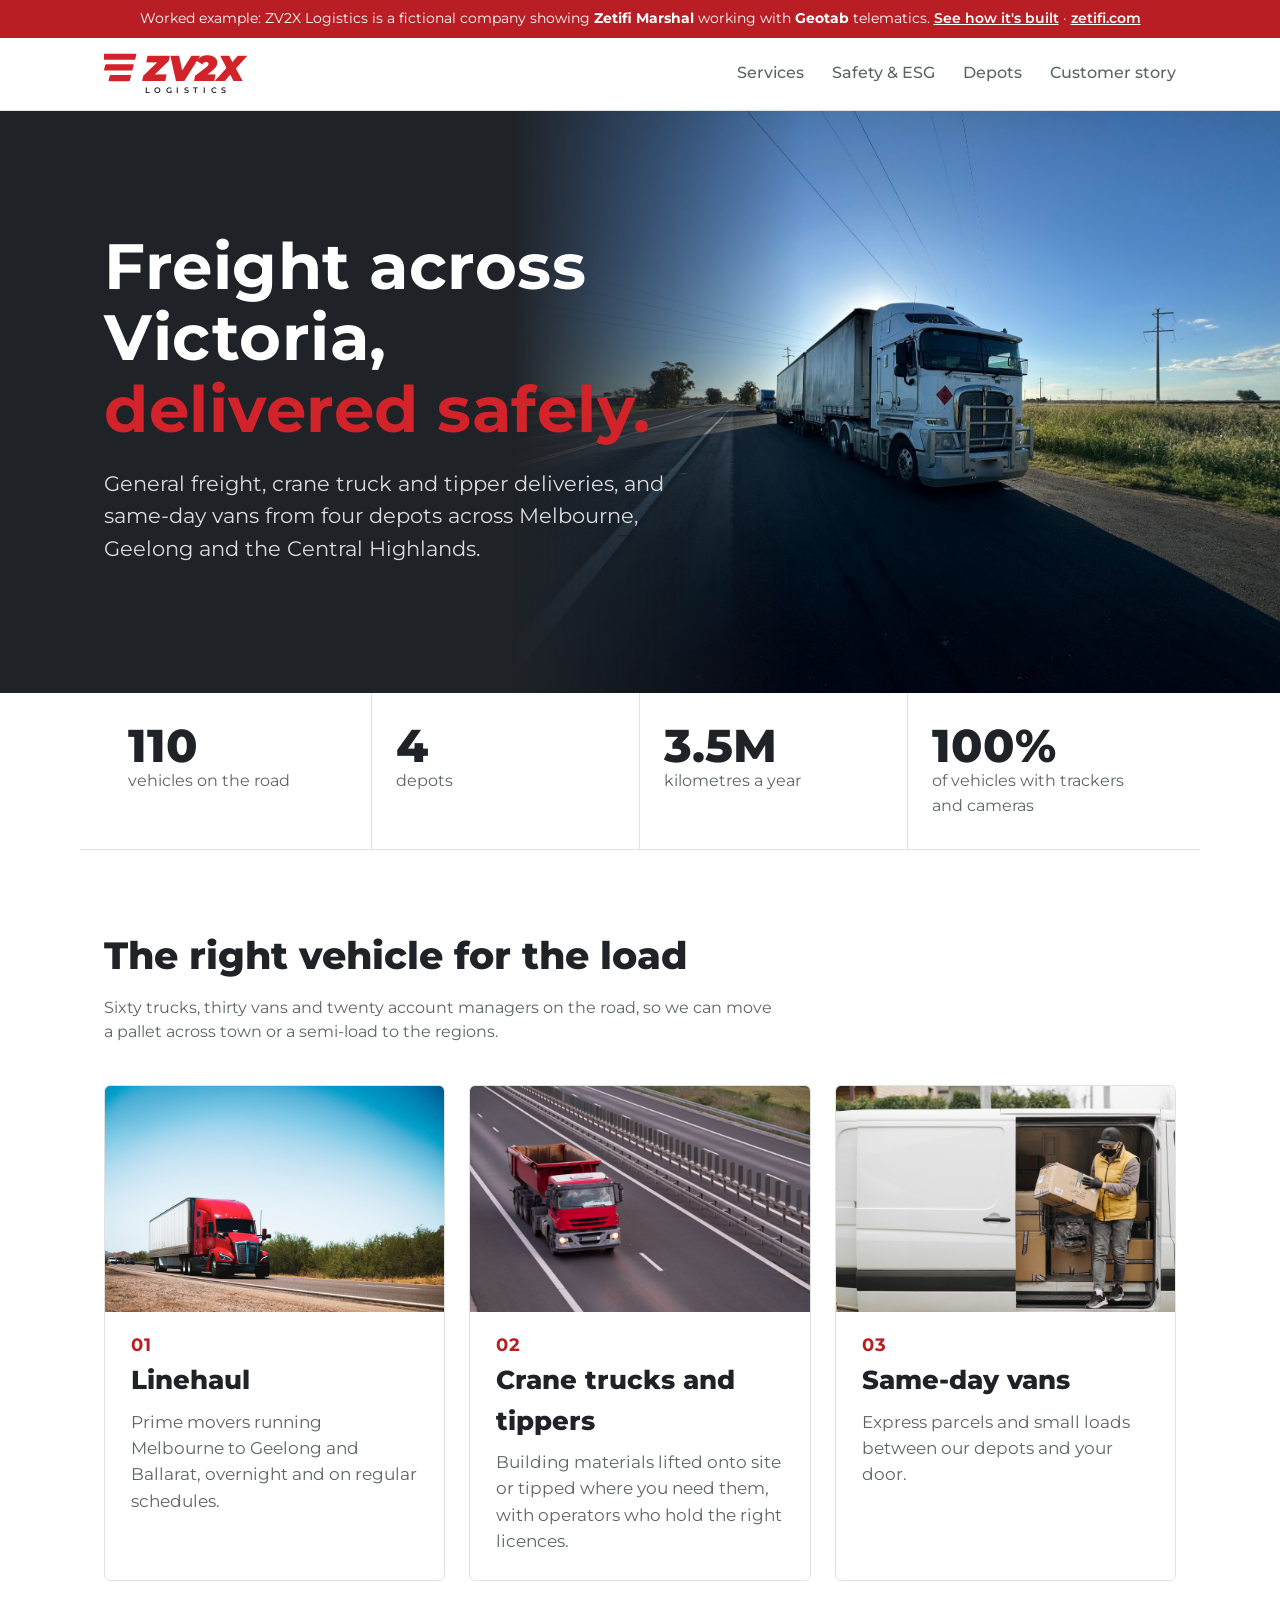
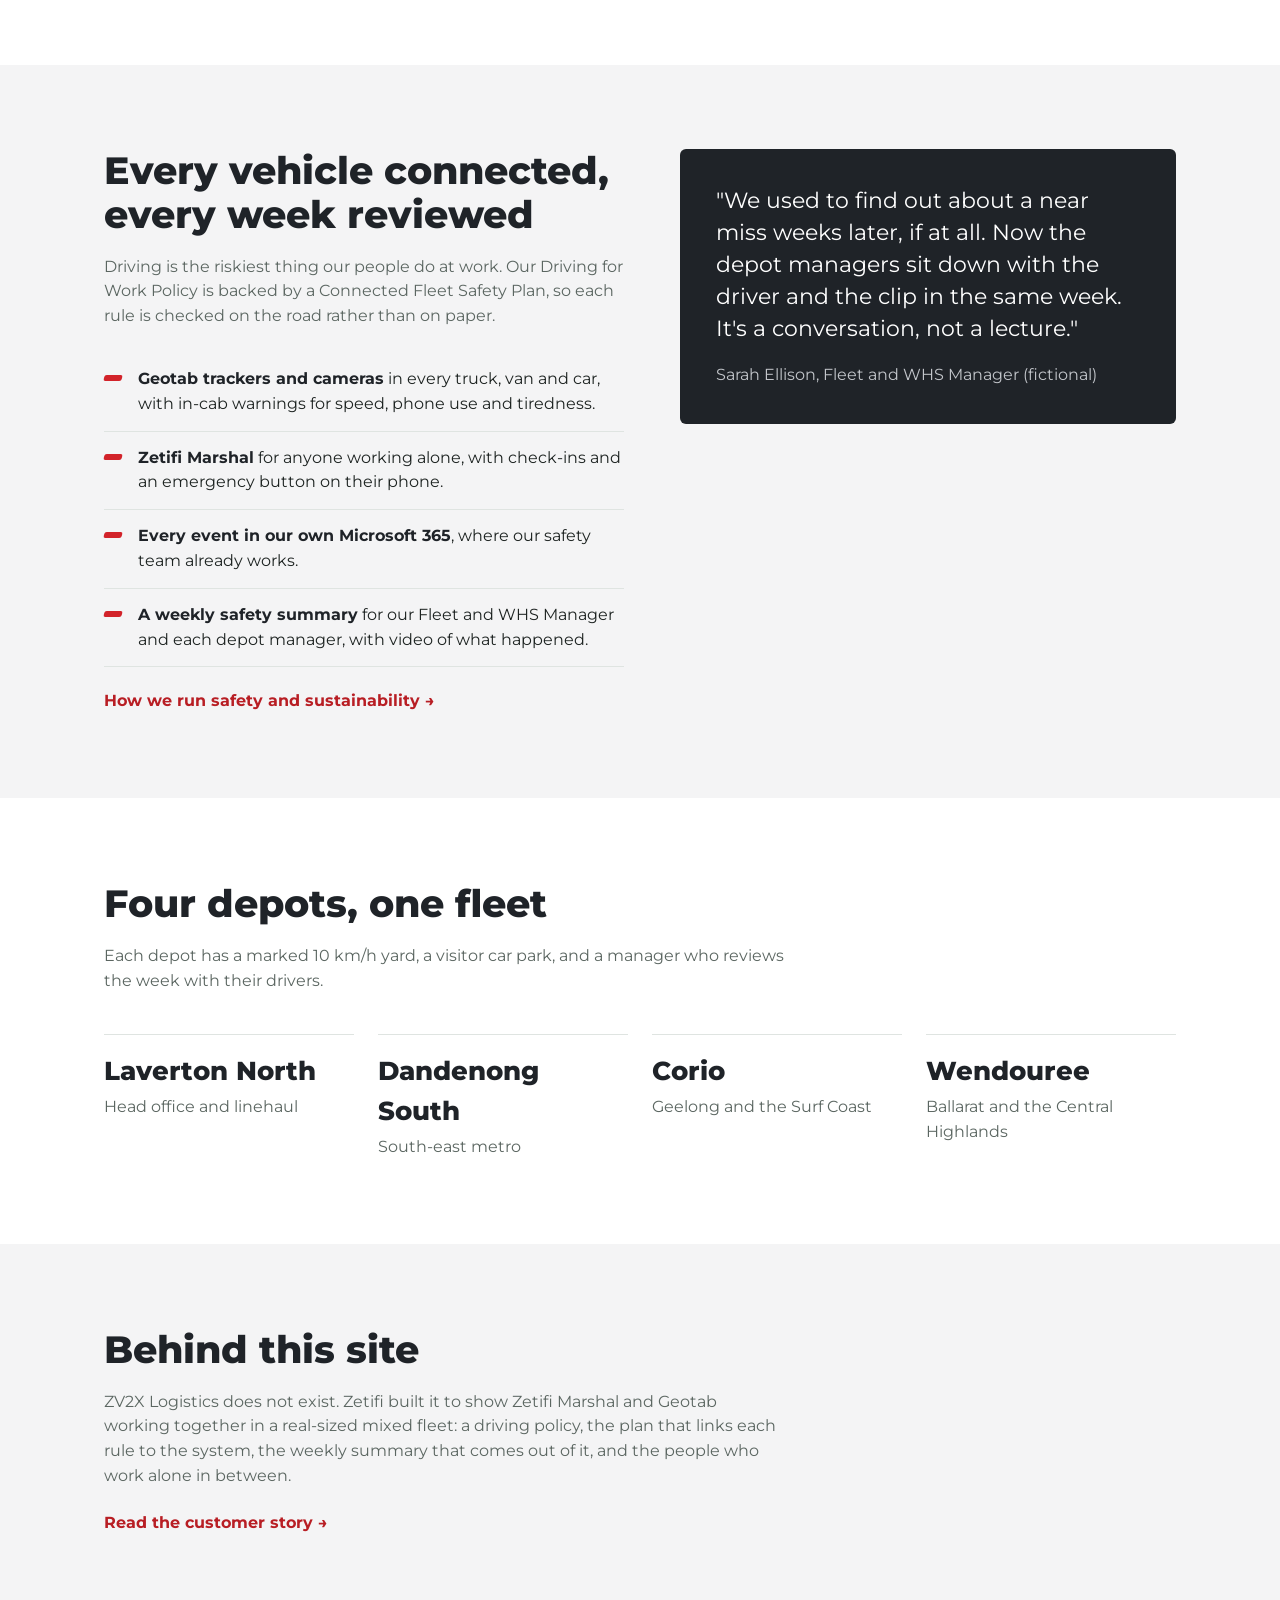
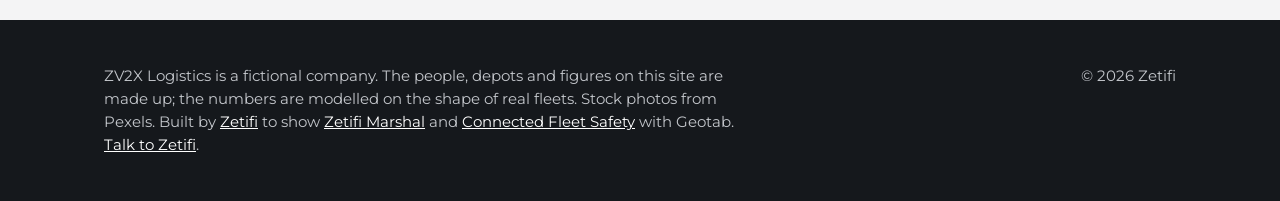
<file: index.html>
<!doctype html>
<html lang="en-AU">
<head>
<meta charset="utf-8">
<meta name="viewport" content="width=device-width, initial-scale=1">
<title>ZV2X Logistics</title>
<meta name="description" content="ZV2X Logistics is a fictional Victorian freight company, a worked example of Zetifi Marshal working with Geotab telematics.">
<meta name="robots" content="noindex">
<link rel="icon" href="favicon.svg" type="image/svg+xml">
<link rel="preconnect" href="https://fonts.googleapis.com">
<link rel="preconnect" href="https://fonts.gstatic.com" crossorigin>
<link href="https://fonts.googleapis.com/css2?family=Montserrat:ital,wght@0,400;0,500;0,600;0,700;0,800;1,800;1,900&display=swap" rel="stylesheet">
<link rel="stylesheet" href="style.css">
</head>
<body>
<div class="notice">Worked example: ZV2X Logistics is a fictional company showing <b>Zetifi Marshal</b> working with <b>Geotab</b> telematics. <a href="case-study.html">See how it's built</a> &middot; <a href="https://www.zetifi.com/">zetifi.com</a></div>
<header><div class="wrap">
  <a class="brand" href="index.html" aria-label="ZV2X Logistics home">
    <svg viewBox="60 85 840 185" role="img" aria-hidden="true"><g transform="skewX(-14)"><rect x="70" y="92" width="150" height="26" rx="4" fill="#D2232A"/><rect x="100" y="137" width="120" height="26" rx="4" fill="#D2232A"/><rect x="130" y="182" width="90" height="26" rx="4" fill="#D2232A"/></g><text x="225" y="208" style="font-family:Montserrat;font-weight:900;font-style:italic;font-size:150px;letter-spacing:-2px" fill="#D2232A">ZV2X</text><text x="232" y="258" style="font-family:Montserrat;font-weight:600;font-size:34px;letter-spacing:19px" fill="#1F2328">LOGISTICS</text></svg>
  </a>
  <nav><a href="index.html#services">Services</a><a href="safety.html">Safety &amp; ESG</a><a href="index.html#depots">Depots</a><a href="case-study.html">Customer story</a></nav>
</div></header>

<main id="top">
<div class="hero">
  <div class="wrap">
    <h1>Freight across Victoria, <span>delivered safely.</span></h1>
    <p>General freight, crane truck and tipper deliveries, and same-day vans from four depots across Melbourne, Geelong and the Central Highlands.</p>
  </div>
</div>

<div class="wrap stats">
  <div class="stat"><b>110</b><span>vehicles on the road</span></div>
  <div class="stat"><b>4</b><span>depots</span></div>
  <div class="stat"><b>3.5M</b><span>kilometres a year</span></div>
  <div class="stat"><b>100%</b><span>of vehicles with trackers and cameras</span></div>
</div>

<section id="services"><div class="wrap">
  <h2>The right vehicle for the load</h2>
  <p class="lede">Sixty trucks, thirty vans and twenty account managers on the road, so we can move a pallet across town or a semi-load to the regions.</p>
  <div class="grid">
    <div class="card"><img src="img/linehaul.jpg" style="object-position:35% 72%" alt="Red prime mover with a box trailer on a highway" loading="lazy" width="1800" height="1200"><div class="n">01</div><h3>Linehaul</h3><p>Prime movers running Melbourne to Geelong and Ballarat, overnight and on regular schedules.</p></div>
    <div class="card"><img src="img/tipper.jpg" alt="Red tipper truck on a divided highway" loading="lazy" width="1800" height="1200"><div class="n">02</div><h3>Crane trucks and tippers</h3><p>Building materials lifted onto site or tipped where you need them, with operators who hold the right licences.</p></div>
    <div class="card"><img src="img/vans.jpg" alt="Driver unloading parcels from a white van" loading="lazy" width="1800" height="1200"><div class="n">03</div><h3>Same-day vans</h3><p>Express parcels and small loads between our depots and your door.</p></div>
  </div>
</div></section>

<section id="safety" class="soft"><div class="wrap split">
  <div>
    <h2>Every vehicle connected, every week reviewed</h2>
    <p class="lede" style="margin-bottom:24px">Driving is the riskiest thing our people do at work. Our Driving for Work Policy is backed by a Connected Fleet Safety Plan, so each rule is checked on the road rather than on paper.</p>
    <ul class="checks">
      <li><b>Geotab trackers and cameras</b> in every truck, van and car, with in-cab warnings for speed, phone use and tiredness.</li>
      <li><b>Zetifi Marshal</b> for anyone working alone, with check-ins and an emergency button on their phone.</li>
      <li><b>Every event in our own Microsoft 365</b>, where our safety team already works.</li>
      <li><b>A weekly safety summary</b> for our Fleet and WHS Manager and each depot manager, with video of what happened.</li>
    </ul>
    <a class="more" href="safety.html">How we run safety and sustainability &rarr;</a>
  </div>
  <div class="quote">
    <p>"We used to find out about a near miss weeks later, if at all. Now the depot managers sit down with the driver and the clip in the same week. It's a conversation, not a lecture."</p>
    <cite>Sarah Ellison, Fleet and WHS Manager (fictional)</cite>
  </div>
</div></section>

<section id="depots"><div class="wrap">
  <h2>Four depots, one fleet</h2>
  <p class="lede">Each depot has a marked 10 km/h yard, a visitor car park, and a manager who reviews the week with their drivers.</p>
  <div class="depots">
    <div class="depot"><h3>Laverton North</h3><p>Head office and linehaul</p></div>
    <div class="depot"><h3>Dandenong South</h3><p>South-east metro</p></div>
    <div class="depot"><h3>Corio</h3><p>Geelong and the Surf Coast</p></div>
    <div class="depot"><h3>Wendouree</h3><p>Ballarat and the Central Highlands</p></div>
  </div>
</div></section>

<section class="soft"><div class="wrap">
  <h2>Behind this site</h2>
  <p class="lede" style="margin-bottom:0">ZV2X Logistics does not exist. Zetifi built it to show Zetifi Marshal and Geotab working together in a real-sized mixed fleet: a driving policy, the plan that links each rule to the system, the weekly summary that comes out of it, and the people who work alone in between.</p>
  <a class="more" href="case-study.html">Read the customer story &rarr;</a>
</div></section>
</main>

<footer><div class="wrap">
  <p>ZV2X Logistics is a fictional company. The people, depots and figures on this site are made up; the numbers are modelled on the shape of real fleets. Stock photos from Pexels. Built by <a href="https://www.zetifi.com/">Zetifi</a> to show <a href="https://www.zetifi.com/solutions/connected-worker-safety">Zetifi Marshal</a> and <a href="https://www.zetifi.com/solutions/connected-fleet-safety">Connected Fleet Safety</a> with Geotab. <a href="https://www.zetifi.com/contact-us">Talk to Zetifi</a>.</p>
  <p>&copy; 2026 Zetifi</p>
</div></footer>
</body>
</html>
</file>
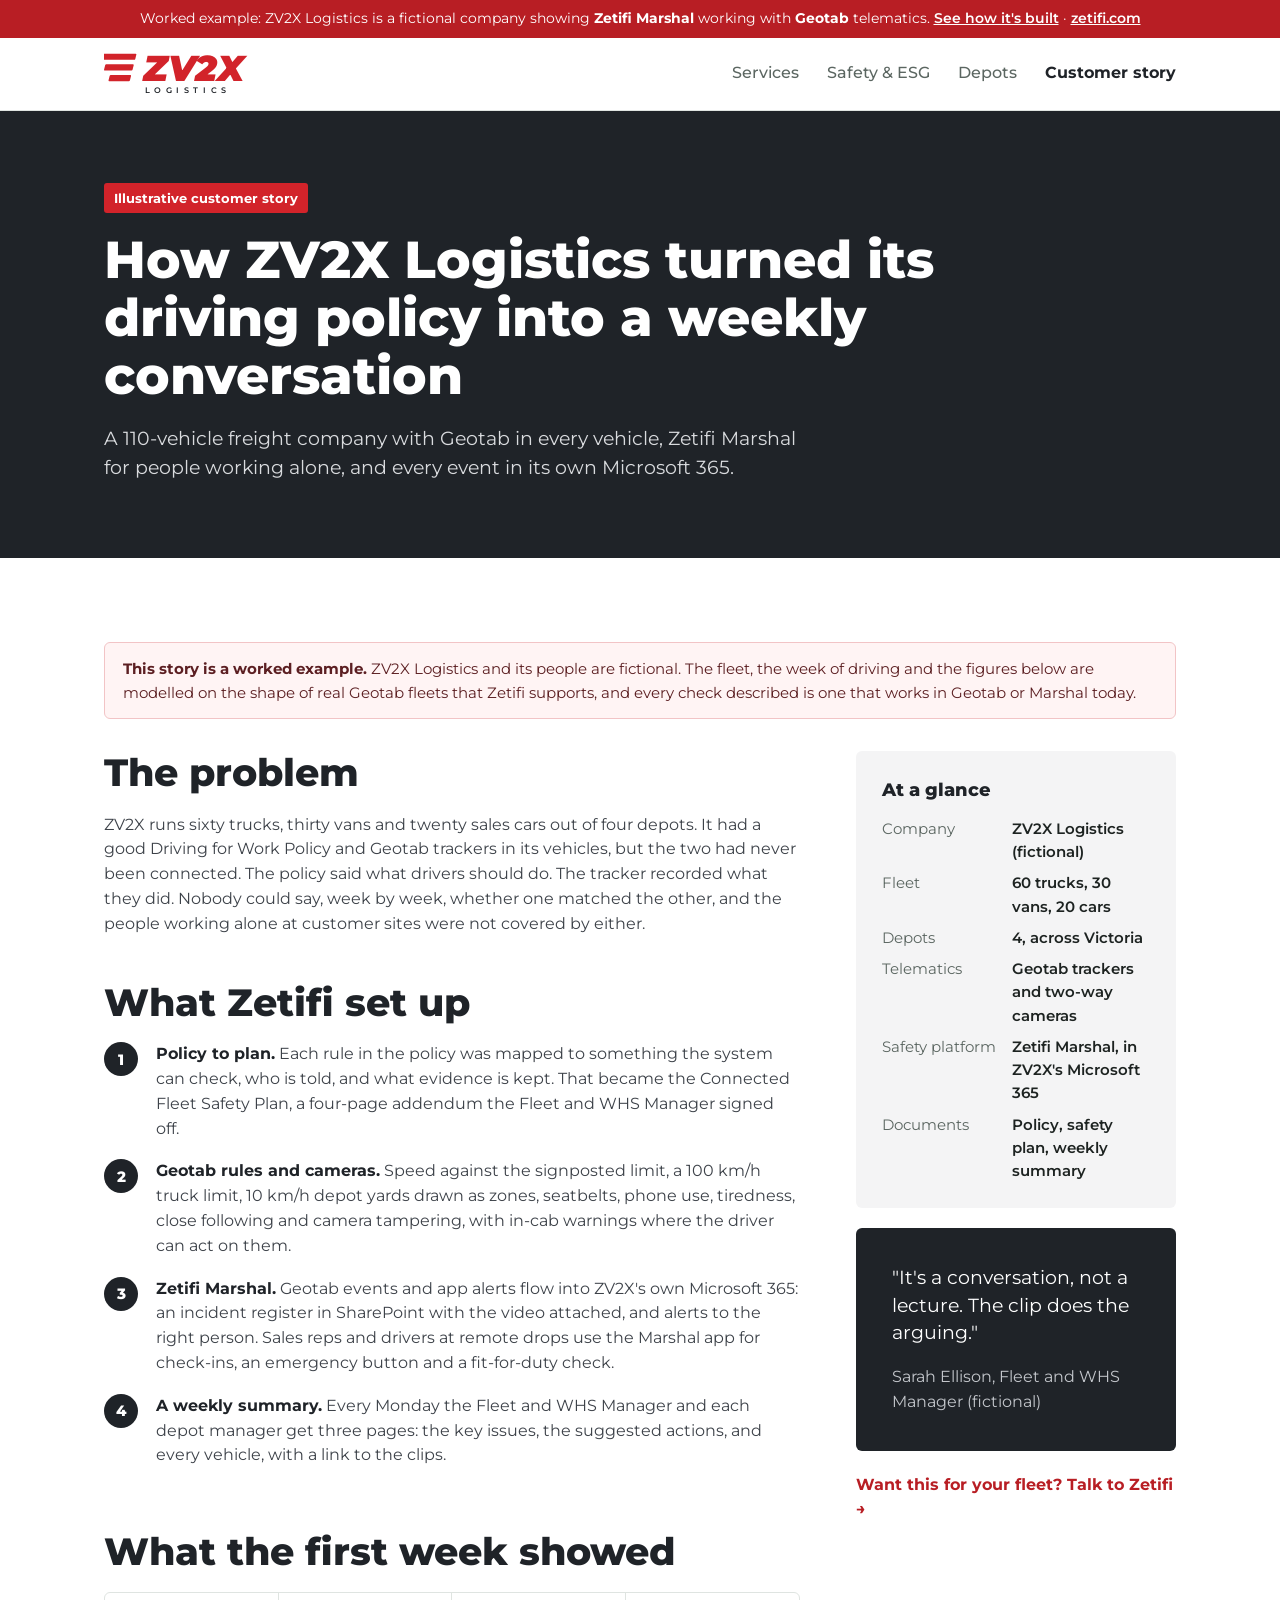
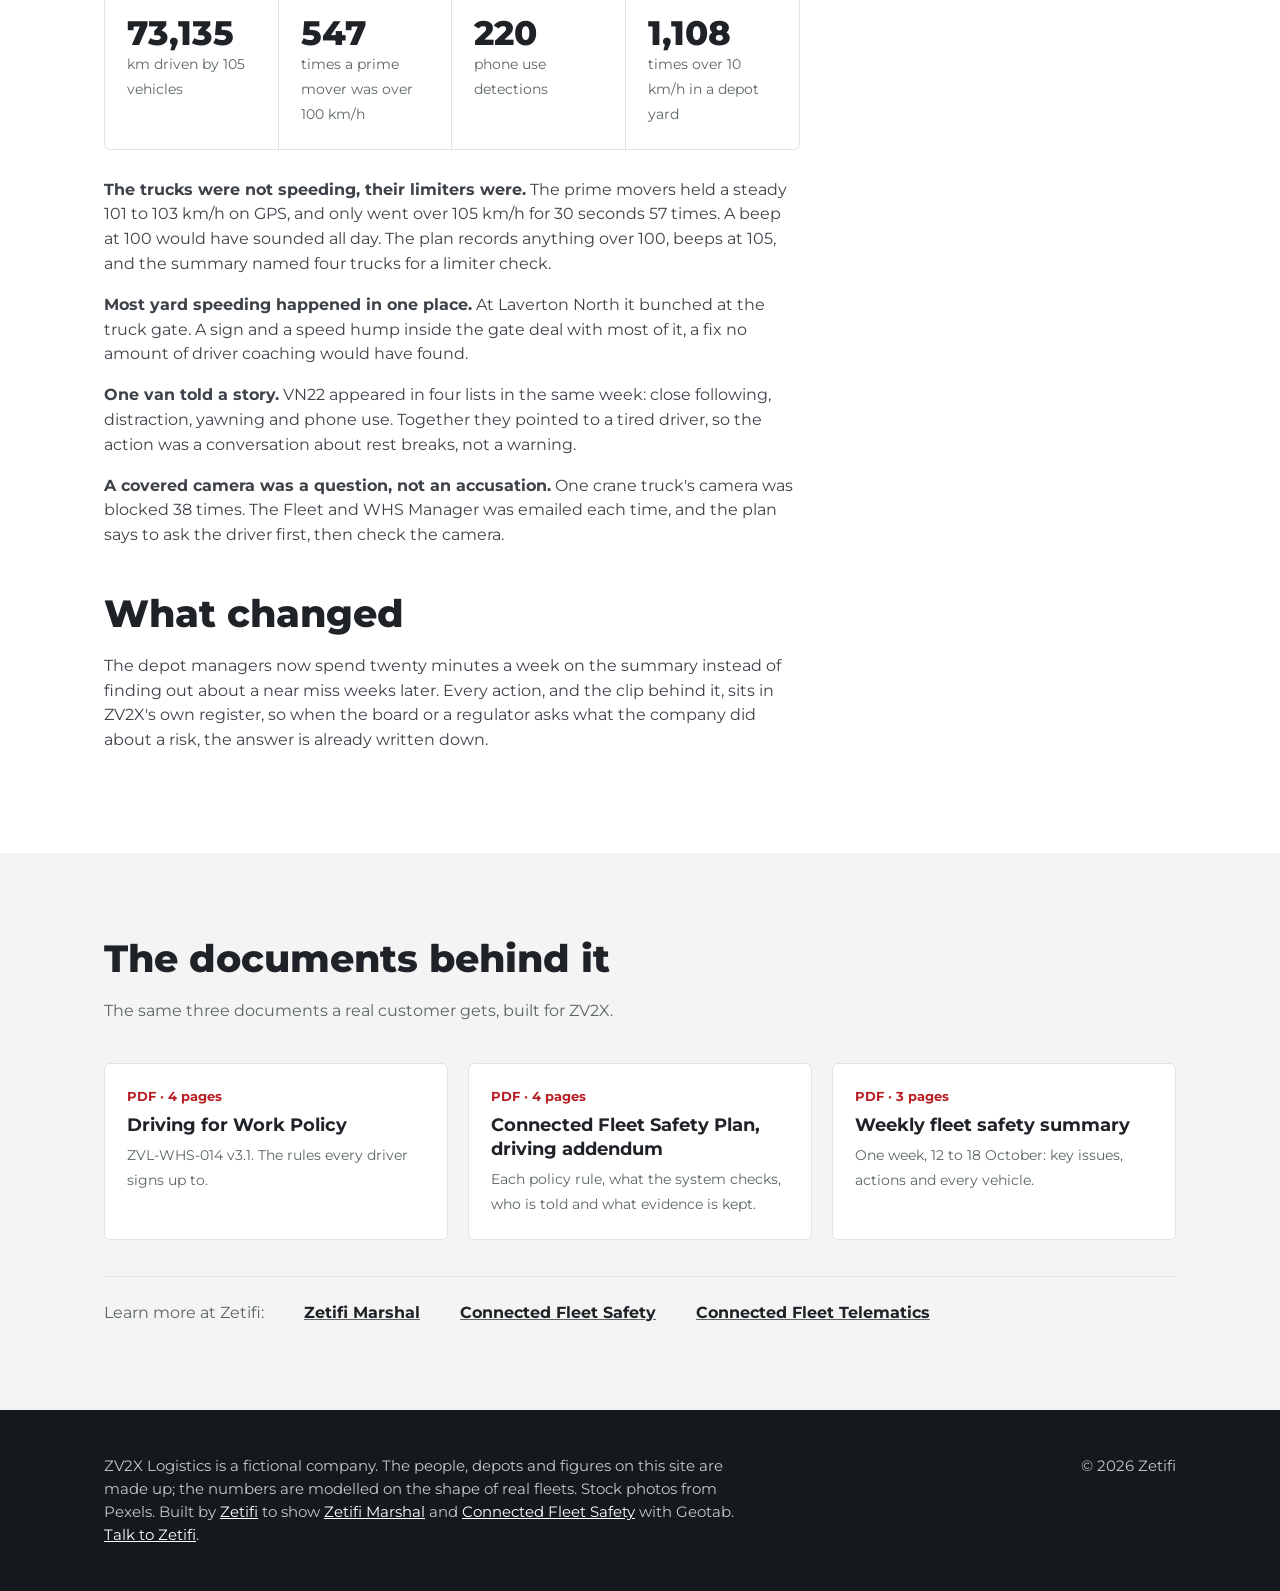
<file: case-study.html>
<!doctype html>
<html lang="en-AU">
<head>
<meta charset="utf-8">
<meta name="viewport" content="width=device-width, initial-scale=1">
<title>Customer story: ZV2X Logistics | Zetifi Marshal and Geotab</title>
<meta name="description" content="An illustrative customer story: how a fictional 110-vehicle freight company linked its driving policy, Geotab and Zetifi Marshal.">
<meta name="robots" content="noindex">
<link rel="icon" href="favicon.svg" type="image/svg+xml">
<link rel="preconnect" href="https://fonts.googleapis.com">
<link rel="preconnect" href="https://fonts.gstatic.com" crossorigin>
<link href="https://fonts.googleapis.com/css2?family=Montserrat:ital,wght@0,400;0,500;0,600;0,700;0,800;1,800;1,900&display=swap" rel="stylesheet">
<link rel="stylesheet" href="style.css">
</head>
<body>
<div class="notice">Worked example: ZV2X Logistics is a fictional company showing <b>Zetifi Marshal</b> working with <b>Geotab</b> telematics. <a href="case-study.html" aria-current="page">See how it's built</a> &middot; <a href="https://www.zetifi.com/">zetifi.com</a></div>
<header><div class="wrap">
  <a class="brand" href="index.html" aria-label="ZV2X Logistics home">
    <svg viewBox="60 85 840 185" role="img" aria-hidden="true"><g transform="skewX(-14)"><rect x="70" y="92" width="150" height="26" rx="4" fill="#D2232A"/><rect x="100" y="137" width="120" height="26" rx="4" fill="#D2232A"/><rect x="130" y="182" width="90" height="26" rx="4" fill="#D2232A"/></g><text x="225" y="208" style="font-family:Montserrat;font-weight:900;font-style:italic;font-size:150px;letter-spacing:-2px" fill="#D2232A">ZV2X</text><text x="232" y="258" style="font-family:Montserrat;font-weight:600;font-size:34px;letter-spacing:19px" fill="#1F2328">LOGISTICS</text></svg>
  </a>
  <nav><a href="index.html#services">Services</a><a href="safety.html">Safety &amp; ESG</a><a href="index.html#depots">Depots</a><a href="case-study.html" aria-current="page">Customer story</a></nav>
</div></header>

<main>
<div class="page-hero"><div class="wrap">
  <span class="kicker">Illustrative customer story</span>
  <h1>How ZV2X Logistics turned its driving policy into a weekly conversation</h1>
  <p>A 110-vehicle freight company with Geotab in every vehicle, Zetifi Marshal for people working alone, and every event in its own Microsoft 365.</p>
</div></div>

<section><div class="wrap">
  <p class="label"><b>This story is a worked example.</b> ZV2X Logistics and its people are fictional. The fleet, the week of driving and the figures below are modelled on the shape of real Geotab fleets that Zetifi supports, and every check described is one that works in Geotab or Marshal today.</p>
  <div class="cs">
  <div class="prose">
    <h2>The problem</h2>
    <p>ZV2X runs sixty trucks, thirty vans and twenty sales cars out of four depots. It had a good Driving for Work Policy and Geotab trackers in its vehicles, but the two had never been connected. The policy said what drivers should do. The tracker recorded what they did. Nobody could say, week by week, whether one matched the other, and the people working alone at customer sites were not covered by either.</p>

    <h2>What Zetifi set up</h2>
    <ol class="steps">
      <li><b>Policy to plan.</b> Each rule in the policy was mapped to something the system can check, who is told, and what evidence is kept. That became the Connected Fleet Safety Plan, a four-page addendum the Fleet and WHS Manager signed off.</li>
      <li><b>Geotab rules and cameras.</b> Speed against the signposted limit, a 100 km/h truck limit, 10 km/h depot yards drawn as zones, seatbelts, phone use, tiredness, close following and camera tampering, with in-cab warnings where the driver can act on them.</li>
      <li><b>Zetifi Marshal.</b> Geotab events and app alerts flow into ZV2X's own Microsoft 365: an incident register in SharePoint with the video attached, and alerts to the right person. Sales reps and drivers at remote drops use the Marshal app for check-ins, an emergency button and a fit-for-duty check.</li>
      <li><b>A weekly summary.</b> Every Monday the Fleet and WHS Manager and each depot manager get three pages: the key issues, the suggested actions, and every vehicle, with a link to the clips.</li>
    </ol>

    <h2>What the first week showed</h2>
    <div class="figs">
      <div class="fig"><b>73,135</b><span>km driven by 105 vehicles</span></div>
      <div class="fig"><b>547</b><span>times a prime mover was over 100 km/h</span></div>
      <div class="fig"><b>220</b><span>phone use detections</span></div>
      <div class="fig"><b>1,108</b><span>times over 10 km/h in a depot yard</span></div>
    </div>
    <p><b>The trucks were not speeding, their limiters were.</b> The prime movers held a steady 101 to 103 km/h on GPS, and only went over 105 km/h for 30 seconds 57 times. A beep at 100 would have sounded all day. The plan records anything over 100, beeps at 105, and the summary named four trucks for a limiter check.</p>
    <p><b>Most yard speeding happened in one place.</b> At Laverton North it bunched at the truck gate. A sign and a speed hump inside the gate deal with most of it, a fix no amount of driver coaching would have found.</p>
    <p><b>One van told a story.</b> VN22 appeared in four lists in the same week: close following, distraction, yawning and phone use. Together they pointed to a tired driver, so the action was a conversation about rest breaks, not a warning.</p>
    <p><b>A covered camera was a question, not an accusation.</b> One crane truck's camera was blocked 38 times. The Fleet and WHS Manager was emailed each time, and the plan says to ask the driver first, then check the camera.</p>

    <h2>What changed</h2>
    <p>The depot managers now spend twenty minutes a week on the summary instead of finding out about a near miss weeks later. Every action, and the clip behind it, sits in ZV2X's own register, so when the board or a regulator asks what the company did about a risk, the answer is already written down.</p>
  </div>

  <aside>
    <div class="glance">
      <h3>At a glance</h3>
      <dl>
        <dt>Company</dt><dd>ZV2X Logistics (fictional)</dd>
        <dt>Fleet</dt><dd>60 trucks, 30 vans, 20 cars</dd>
        <dt>Depots</dt><dd>4, across Victoria</dd>
        <dt>Telematics</dt><dd>Geotab trackers and two-way cameras</dd>
        <dt>Safety platform</dt><dd>Zetifi Marshal, in ZV2X's Microsoft 365</dd>
        <dt>Documents</dt><dd>Policy, safety plan, weekly summary</dd>
      </dl>
    </div>
    <div class="quote" style="margin-top:20px">
      <p style="font-size:19px">"It's a conversation, not a lecture. The clip does the arguing."</p>
      <cite>Sarah Ellison, Fleet and WHS Manager (fictional)</cite>
    </div>
    <a class="more" href="https://www.zetifi.com/contact-us">Want this for your fleet? Talk to Zetifi &rarr;</a>
  </aside>
  </div>
</div></section>

<section class="soft"><div class="wrap">
  <h2>The documents behind it</h2>
  <p class="lede">The same three documents a real customer gets, built for ZV2X.</p>
  <div class="docs">
    <a class="doc" href="docs/zv2x-driving-for-work-policy.pdf"><small>PDF &middot; 4 pages</small><b>Driving for Work Policy</b><span>ZVL-WHS-014 v3.1. The rules every driver signs up to.</span></a>
    <a class="doc" href="docs/zv2x-connected-fleet-safety-plan.pdf"><small>PDF &middot; 4 pages</small><b>Connected Fleet Safety Plan, driving addendum</b><span>Each policy rule, what the system checks, who is told and what evidence is kept.</span></a>
    <a class="doc" href="docs/zv2x-weekly-safety-summary.pdf"><small>PDF &middot; 3 pages</small><b>Weekly fleet safety summary</b><span>One week, 12 to 18 October: key issues, actions and every vehicle.</span></a>
  </div>
  <div class="partners"><span>Learn more at Zetifi:</span><a href="https://www.zetifi.com/solutions/connected-worker-safety"><b>Zetifi Marshal</b></a><a href="https://www.zetifi.com/solutions/connected-fleet-safety"><b>Connected Fleet Safety</b></a><a href="https://www.zetifi.com/solutions/connected-fleet-telematics"><b>Connected Fleet Telematics</b></a></div>
</div></section>
</main>

<footer><div class="wrap">
  <p>ZV2X Logistics is a fictional company. The people, depots and figures on this site are made up; the numbers are modelled on the shape of real fleets. Stock photos from Pexels. Built by <a href="https://www.zetifi.com/">Zetifi</a> to show <a href="https://www.zetifi.com/solutions/connected-worker-safety">Zetifi Marshal</a> and <a href="https://www.zetifi.com/solutions/connected-fleet-safety">Connected Fleet Safety</a> with Geotab. <a href="https://www.zetifi.com/contact-us">Talk to Zetifi</a>.</p>
  <p>&copy; 2026 Zetifi</p>
</div></footer>
</body>
</html>
</file>
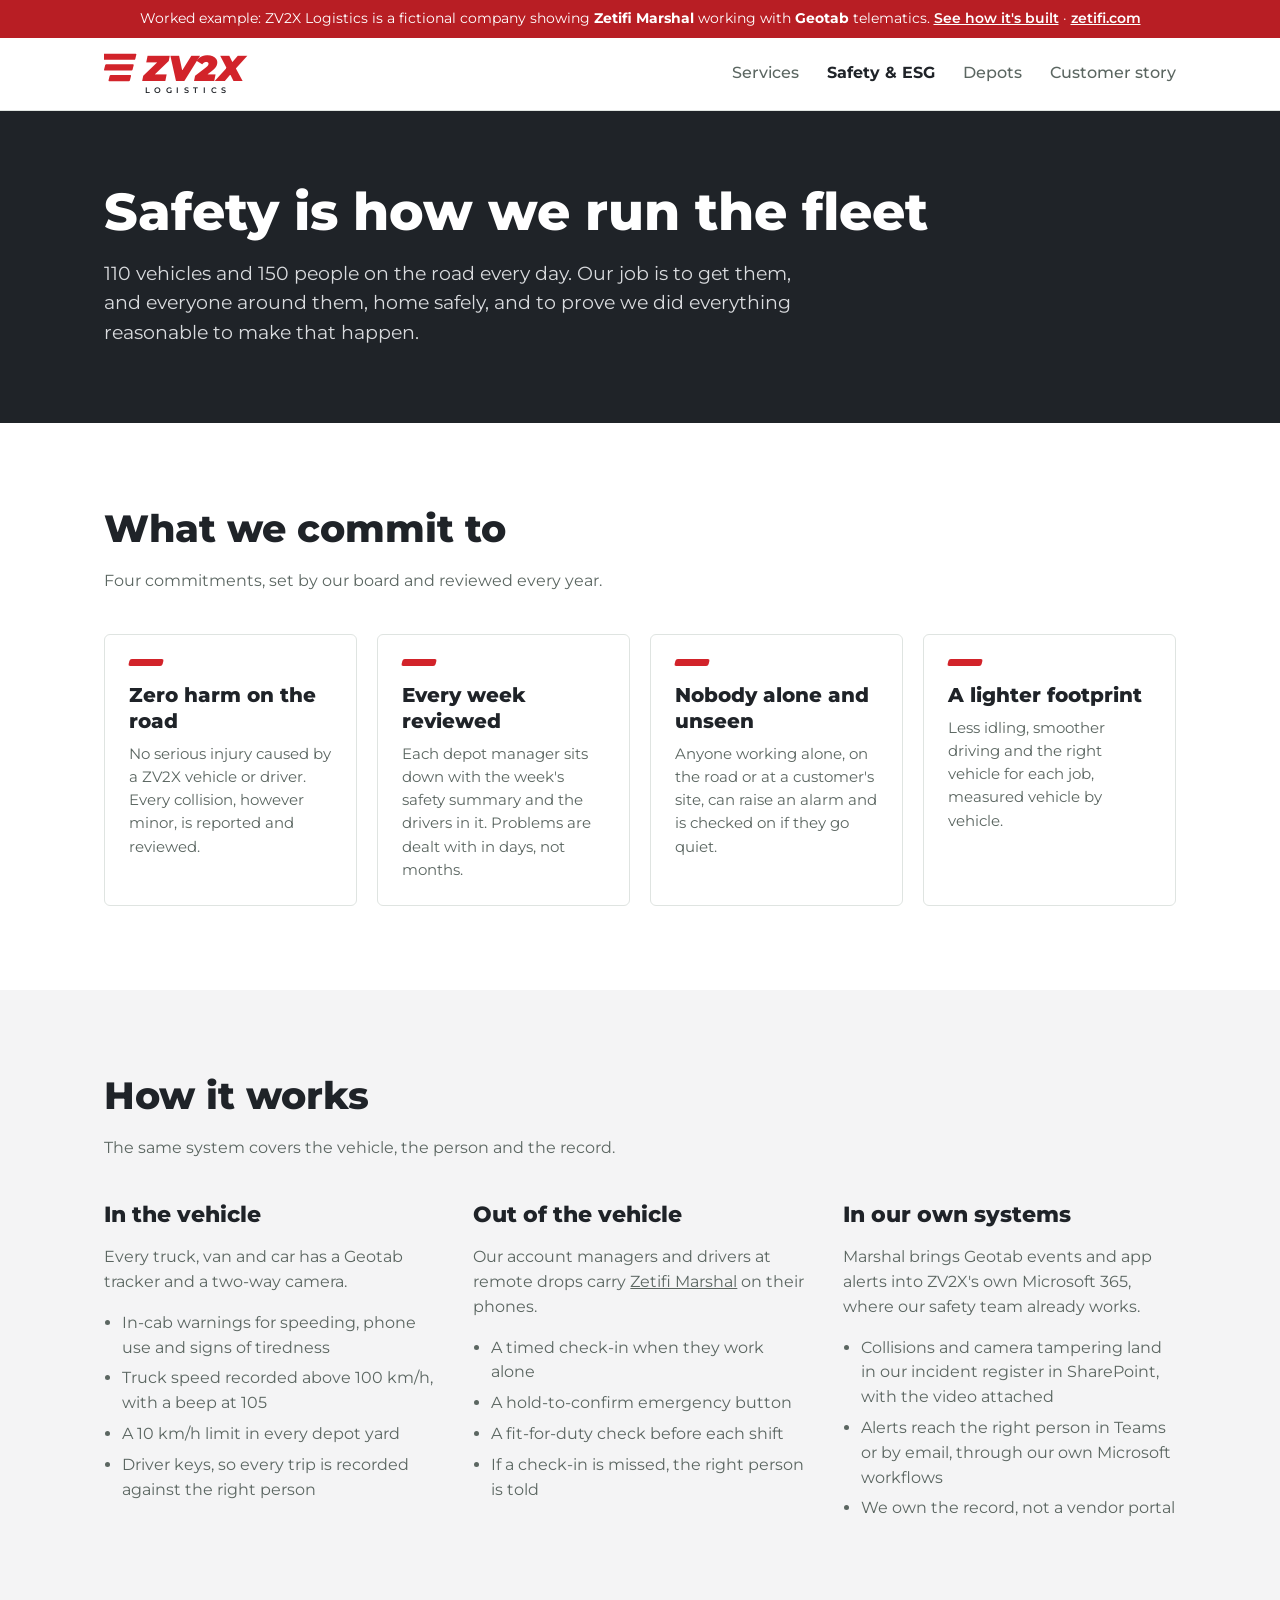
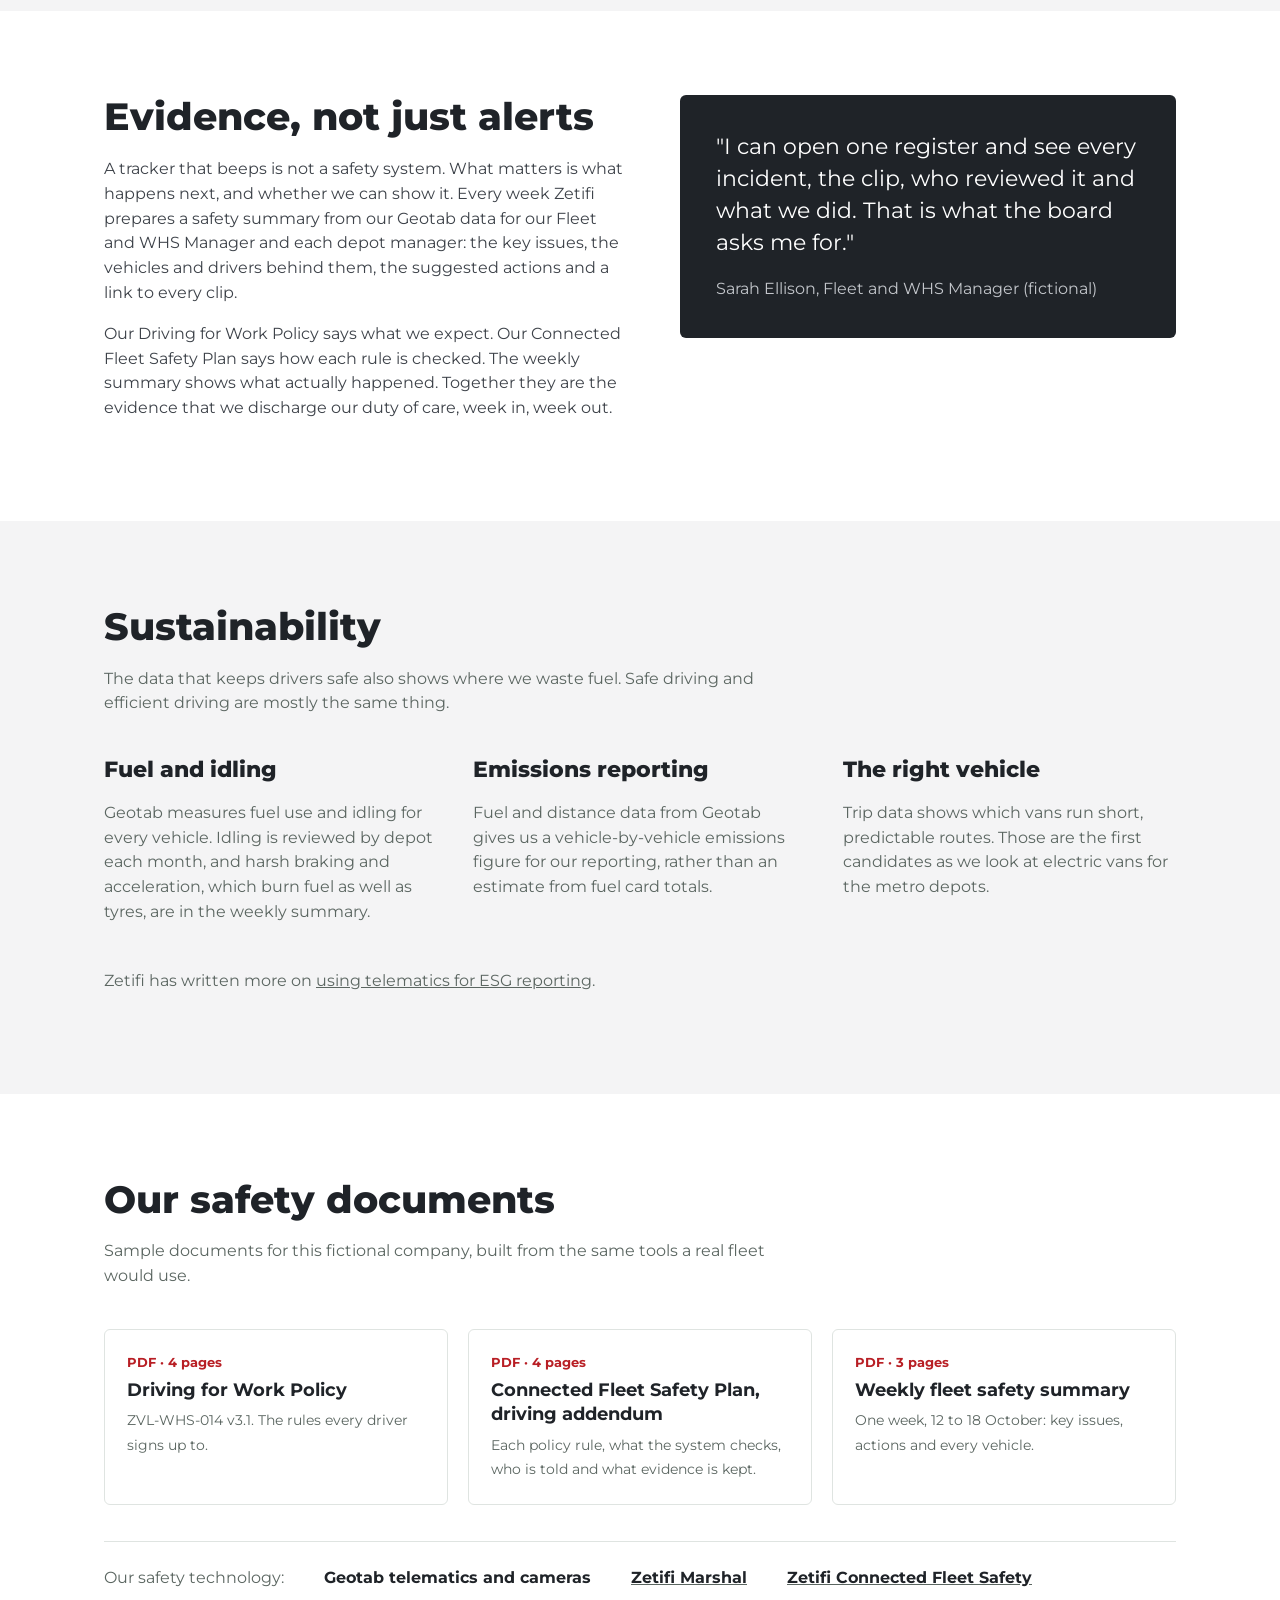
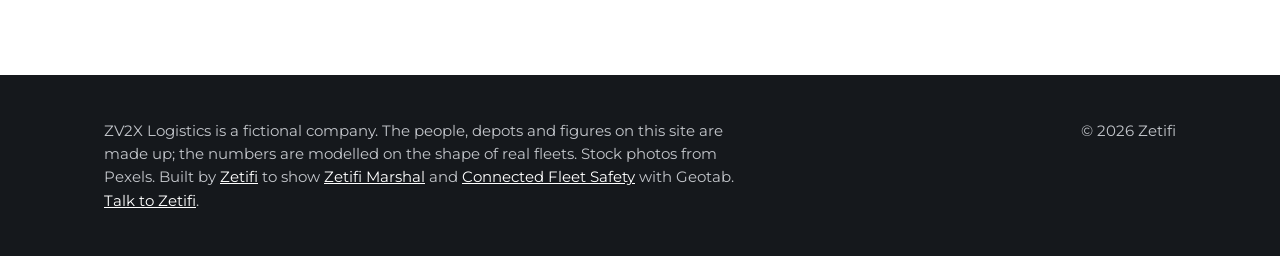
<file: safety.html>
<!doctype html>
<html lang="en-AU">
<head>
<meta charset="utf-8">
<meta name="viewport" content="width=device-width, initial-scale=1">
<title>Safety and ESG | ZV2X Logistics</title>
<meta name="description" content="How ZV2X Logistics runs fleet safety, lone worker safety and sustainability with Geotab and Zetifi Marshal. A fictional worked example.">
<meta name="robots" content="noindex">
<link rel="icon" href="favicon.svg" type="image/svg+xml">
<link rel="preconnect" href="https://fonts.googleapis.com">
<link rel="preconnect" href="https://fonts.gstatic.com" crossorigin>
<link href="https://fonts.googleapis.com/css2?family=Montserrat:ital,wght@0,400;0,500;0,600;0,700;0,800;1,800;1,900&display=swap" rel="stylesheet">
<link rel="stylesheet" href="style.css">
</head>
<body>
<div class="notice">Worked example: ZV2X Logistics is a fictional company showing <b>Zetifi Marshal</b> working with <b>Geotab</b> telematics. <a href="case-study.html">See how it's built</a> &middot; <a href="https://www.zetifi.com/">zetifi.com</a></div>
<header><div class="wrap">
  <a class="brand" href="index.html" aria-label="ZV2X Logistics home">
    <svg viewBox="60 85 840 185" role="img" aria-hidden="true"><g transform="skewX(-14)"><rect x="70" y="92" width="150" height="26" rx="4" fill="#D2232A"/><rect x="100" y="137" width="120" height="26" rx="4" fill="#D2232A"/><rect x="130" y="182" width="90" height="26" rx="4" fill="#D2232A"/></g><text x="225" y="208" style="font-family:Montserrat;font-weight:900;font-style:italic;font-size:150px;letter-spacing:-2px" fill="#D2232A">ZV2X</text><text x="232" y="258" style="font-family:Montserrat;font-weight:600;font-size:34px;letter-spacing:19px" fill="#1F2328">LOGISTICS</text></svg>
  </a>
  <nav><a href="index.html#services">Services</a><a href="safety.html" aria-current="page">Safety &amp; ESG</a><a href="index.html#depots">Depots</a><a href="case-study.html">Customer story</a></nav>
</div></header>

<main>
<div class="page-hero"><div class="wrap">
  <h1>Safety is how we run the fleet</h1>
  <p>110 vehicles and 150 people on the road every day. Our job is to get them, and everyone around them, home safely, and to prove we did everything reasonable to make that happen.</p>
</div></div>

<section><div class="wrap">
  <h2>What we commit to</h2>
  <p class="lede">Four commitments, set by our board and reviewed every year.</p>
  <div class="grid4">
    <div class="tile"><div class="bar"></div><h3>Zero harm on the road</h3><p>No serious injury caused by a ZV2X vehicle or driver. Every collision, however minor, is reported and reviewed.</p></div>
    <div class="tile"><div class="bar"></div><h3>Every week reviewed</h3><p>Each depot manager sits down with the week's safety summary and the drivers in it. Problems are dealt with in days, not months.</p></div>
    <div class="tile"><div class="bar"></div><h3>Nobody alone and unseen</h3><p>Anyone working alone, on the road or at a customer's site, can raise an alarm and is checked on if they go quiet.</p></div>
    <div class="tile"><div class="bar"></div><h3>A lighter footprint</h3><p>Less idling, smoother driving and the right vehicle for each job, measured vehicle by vehicle.</p></div>
  </div>
</div></section>

<section class="soft"><div class="wrap">
  <h2>How it works</h2>
  <p class="lede">The same system covers the vehicle, the person and the record.</p>
  <div class="cols3">
    <div><h3>In the vehicle</h3><p>Every truck, van and car has a Geotab tracker and a two-way camera.</p><ul>
      <li>In-cab warnings for speeding, phone use and signs of tiredness</li>
      <li>Truck speed recorded above 100 km/h, with a beep at 105</li>
      <li>A 10 km/h limit in every depot yard</li>
      <li>Driver keys, so every trip is recorded against the right person</li></ul></div>
    <div><h3>Out of the vehicle</h3><p>Our account managers and drivers at remote drops carry <a href="https://www.zetifi.com/solutions/connected-worker-safety">Zetifi Marshal</a> on their phones.</p><ul>
      <li>A timed check-in when they work alone</li>
      <li>A hold-to-confirm emergency button</li>
      <li>A fit-for-duty check before each shift</li>
      <li>If a check-in is missed, the right person is told</li></ul></div>
    <div><h3>In our own systems</h3><p>Marshal brings Geotab events and app alerts into ZV2X's own Microsoft 365, where our safety team already works.</p><ul>
      <li>Collisions and camera tampering land in our incident register in SharePoint, with the video attached</li>
      <li>Alerts reach the right person in Teams or by email, through our own Microsoft workflows</li>
      <li>We own the record, not a vendor portal</li></ul></div>
  </div>
</div></section>

<section><div class="wrap split">
  <div class="prose">
    <h2>Evidence, not just alerts</h2>
    <p>A tracker that beeps is not a safety system. What matters is what happens next, and whether we can show it. Every week Zetifi prepares a safety summary from our Geotab data for our Fleet and WHS Manager and each depot manager: the key issues, the vehicles and drivers behind them, the suggested actions and a link to every clip.</p>
    <p>Our Driving for Work Policy says what we expect. Our Connected Fleet Safety Plan says how each rule is checked. The weekly summary shows what actually happened. Together they are the evidence that we discharge our duty of care, week in, week out.</p>
  </div>
  <div class="quote">
    <p>"I can open one register and see every incident, the clip, who reviewed it and what we did. That is what the board asks me for."</p>
    <cite>Sarah Ellison, Fleet and WHS Manager (fictional)</cite>
  </div>
</div></section>

<section class="soft"><div class="wrap">
  <h2>Sustainability</h2>
  <p class="lede">The data that keeps drivers safe also shows where we waste fuel. Safe driving and efficient driving are mostly the same thing.</p>
  <div class="cols3">
    <div><h3>Fuel and idling</h3><p>Geotab measures fuel use and idling for every vehicle. Idling is reviewed by depot each month, and harsh braking and acceleration, which burn fuel as well as tyres, are in the weekly summary.</p></div>
    <div><h3>Emissions reporting</h3><p>Fuel and distance data from Geotab gives us a vehicle-by-vehicle emissions figure for our reporting, rather than an estimate from fuel card totals.</p></div>
    <div><h3>The right vehicle</h3><p>Trip data shows which vans run short, predictable routes. Those are the first candidates as we look at electric vans for the metro depots.</p></div>
  </div>
  <p style="margin-top:28px;color:var(--muted);max-width:760px">Zetifi has written more on <a href="https://www.zetifi.com/articles/how-drawing-on-the-power-of-telematics-can-help-your-organisation-enhance-its-esg-performance-and-reporting-in-fy2027">using telematics for ESG reporting</a>.</p>
</div></section>

<section><div class="wrap">
  <h2>Our safety documents</h2>
  <p class="lede">Sample documents for this fictional company, built from the same tools a real fleet would use.</p>
  <div class="docs">
    <a class="doc" href="docs/zv2x-driving-for-work-policy.pdf"><small>PDF &middot; 4 pages</small><b>Driving for Work Policy</b><span>ZVL-WHS-014 v3.1. The rules every driver signs up to.</span></a>
    <a class="doc" href="docs/zv2x-connected-fleet-safety-plan.pdf"><small>PDF &middot; 4 pages</small><b>Connected Fleet Safety Plan, driving addendum</b><span>Each policy rule, what the system checks, who is told and what evidence is kept.</span></a>
    <a class="doc" href="docs/zv2x-weekly-safety-summary.pdf"><small>PDF &middot; 3 pages</small><b>Weekly fleet safety summary</b><span>One week, 12 to 18 October: key issues, actions and every vehicle.</span></a>
  </div>
  <div class="partners"><span>Our safety technology:</span><b>Geotab telematics and cameras</b><a href="https://www.zetifi.com/solutions/connected-worker-safety"><b>Zetifi Marshal</b></a><a href="https://www.zetifi.com/solutions/connected-fleet-safety"><b>Zetifi Connected Fleet Safety</b></a></div>
</div></section>
</main>

<footer><div class="wrap">
  <p>ZV2X Logistics is a fictional company. The people, depots and figures on this site are made up; the numbers are modelled on the shape of real fleets. Stock photos from Pexels. Built by <a href="https://www.zetifi.com/">Zetifi</a> to show <a href="https://www.zetifi.com/solutions/connected-worker-safety">Zetifi Marshal</a> and <a href="https://www.zetifi.com/solutions/connected-fleet-safety">Connected Fleet Safety</a> with Geotab. <a href="https://www.zetifi.com/contact-us">Talk to Zetifi</a>.</p>
  <p>&copy; 2026 Zetifi</p>
</div></footer>
</body>
</html>
</file>
<file: style.css>
:root{--green:#1F2328;--green-d:#15181c;--orange:#D2232A;--ink:#1d2321;--muted:#5b6661;--line:#dfe4e1;--bg:#ffffff;--soft:#f4f4f5;--orange-t:#B81E24}
*{box-sizing:border-box}
html{scroll-behavior:smooth}
body{margin:0;font-family:Montserrat,system-ui,sans-serif;font-size:16px;line-height:1.55;color:var(--ink);background:var(--bg)}
a{color:inherit}
.wrap{max-width:1120px;margin:0 auto;padding:0 24px}
.notice{background:var(--orange-t);color:#fff;font-size:14px;text-align:center;padding:8px 16px}
.notice a{color:#fff;font-weight:600;white-space:nowrap}
header{border-bottom:1px solid var(--line);background:#fff;position:sticky;top:0;z-index:5}
header .wrap{display:flex;align-items:center;justify-content:space-between;height:72px}
.brand{display:flex;align-items:center;gap:10px;text-decoration:none}
.brand svg{height:44px;width:auto}
nav a{margin-left:28px;text-decoration:none;font-weight:500;color:var(--muted)}
nav a:hover,nav a[aria-current]{color:var(--green)}
nav a[aria-current]{font-weight:700}
.hero{background:var(--green);color:#fff;position:relative;overflow:hidden}
.hero:before{content:"";position:absolute;top:0;right:0;bottom:0;width:60%;background:url(img/hero.jpg) 58% 64%/cover no-repeat;-webkit-mask-image:linear-gradient(90deg,transparent 0%,#000 38%);mask-image:linear-gradient(90deg,transparent 0%,#000 38%)}
.hero .wrap{padding:120px 24px 128px;position:relative;z-index:1}
.hero h1{font-family:Montserrat;font-weight:700;font-size:clamp(36px,5.4vw,64px);line-height:1.12;margin:0 0 22px;max-width:780px;letter-spacing:.5px}
.hero h1 span{color:var(--orange);white-space:nowrap}
.hero p{font-size:21px;max-width:600px;color:#d9dbde;margin:0}
.stats{display:grid;grid-template-columns:repeat(4,1fr);gap:0;border-bottom:1px solid var(--line)}
.stat{padding:30px 24px;border-right:1px solid var(--line)}
.stat:last-child{border-right:0}
.stat b{display:block;font-family:Montserrat;font-weight:800;font-size:46px;line-height:1;color:var(--green)}
.stat span{color:var(--muted);font-size:16px}
section{padding:84px 0}
section.soft{background:var(--soft)}
h2{font-family:Montserrat;font-weight:800;font-size:38px;line-height:1.15;margin:0 0 18px;color:var(--green)}
.lede{max-width:680px;color:var(--muted);margin:0 0 40px}
.grid{display:grid;grid-template-columns:repeat(3,1fr);gap:24px}
.card{background:#fff;border:1px solid var(--line);border-radius:6px;padding:0 0 26px;overflow:hidden}
.card img{display:block;width:100%;height:auto;aspect-ratio:3/2;object-fit:cover;margin:0 0 20px}
.card .n,.card h3,.card p{padding:0 26px}
.card h3{font-family:Montserrat;font-weight:800;font-size:26px;margin:0 0 8px;color:var(--green)}
.card p{margin:0;color:var(--muted);font-size:17px}
.card .n{font-family:Montserrat;font-weight:700;color:var(--orange-t);font-size:18px;letter-spacing:1px}
.split{display:grid;grid-template-columns:1.05fr 1fr;gap:56px;align-items:start}
.checks{list-style:none;padding:0;margin:0}
.checks li{padding:14px 0 14px 34px;border-bottom:1px solid var(--line);position:relative}
.checks li:before{content:"";position:absolute;left:0;top:22px;width:18px;height:6px;background:var(--orange);transform:skewX(-14deg);border-radius:2px}
.checks b{color:var(--green)}
.quote{background:var(--green);color:#fff;border-radius:6px;padding:36px}
.quote p{font-size:22px;line-height:1.45;margin:0 0 18px}
.quote cite{font-style:normal;color:#c3c6cb;font-size:16px}
.depots{display:grid;grid-template-columns:repeat(4,1fr);gap:24px}
.depot{border-top:1px solid var(--line);padding-top:16px}
.depot h3{font-family:Montserrat;font-weight:800;font-size:26px;margin:0 0 4px;color:var(--green)}
.depot p{margin:0;color:var(--muted);font-size:16px}
footer{background:var(--green-d);color:#c3c6cb;font-size:15px;padding:44px 0}
footer .wrap{display:flex;justify-content:space-between;gap:32px;flex-wrap:wrap}
footer p{margin:0;max-width:640px}
footer a{color:#fff}
/* inner pages */
.page-hero{background:var(--green);color:#fff}
.page-hero .wrap{padding:72px 24px 76px}
.page-hero .kicker{display:inline-block;background:var(--orange);color:#fff;font-weight:700;font-size:13px;padding:5px 10px;border-radius:3px;margin:0 0 18px}
.page-hero h1{font-weight:800;font-size:clamp(32px,4.6vw,52px);line-height:1.12;margin:0 0 18px;max-width:860px}
.page-hero p{font-size:19px;max-width:700px;color:#d9dbde;margin:0}
.grid4{display:grid;grid-template-columns:repeat(4,1fr);gap:20px}
.tile{background:#fff;border:1px solid var(--line);border-radius:6px;padding:24px}
.tile h3{font-weight:800;font-size:20px;line-height:1.3;margin:0 0 8px;color:var(--green)}
.tile p{margin:0;color:var(--muted);font-size:15px}
.tile .bar{width:34px;height:7px;background:var(--orange);transform:skewX(-14deg);border-radius:2px;margin:0 0 16px}
.cols3{display:grid;grid-template-columns:repeat(3,1fr);gap:36px}
.cols3 h3{font-weight:800;font-size:22px;line-height:1.3;margin:0 0 10px;color:var(--green)}
.cols3 p,.cols3 li{color:var(--muted);font-size:16px}
.cols3 ul{padding-left:18px;margin:8px 0 0}
.cols3 li{margin:0 0 6px}
.prose{max-width:760px}
.prose h2{margin-top:44px}
.prose h2:first-child{margin-top:0}
.prose p{color:#3d4249;margin:0 0 16px}
.figs{display:grid;grid-template-columns:repeat(4,1fr);gap:0;border:1px solid var(--line);border-radius:6px;background:#fff;margin:8px 0 28px}
.fig{padding:22px;border-right:1px solid var(--line)}
.fig:last-child{border-right:0}
.fig b{display:block;font-weight:800;font-size:34px;line-height:1.1;color:var(--green)}
.fig span{color:var(--muted);font-size:14px}
.glance{background:var(--soft);border-radius:6px;padding:26px}
.glance h3{font-weight:800;font-size:18px;margin:0 0 12px;color:var(--green)}
.glance dl{margin:0;display:grid;grid-template-columns:auto 1fr;gap:8px 16px;font-size:15px}
.glance dt{color:var(--muted)}
.glance dd{margin:0;font-weight:600}
.cs{display:grid;grid-template-columns:1fr 320px;gap:56px;align-items:start}
.steps{counter-reset:s;list-style:none;padding:0;margin:0 0 8px}
.steps li{counter-increment:s;position:relative;padding:0 0 18px 52px;color:#3d4249}
.steps li:before{content:counter(s);position:absolute;left:0;top:0;width:34px;height:34px;border-radius:50%;background:var(--green);color:#fff;font-weight:800;display:flex;align-items:center;justify-content:center;font-size:15px}
.steps b{color:var(--green)}
.docs{display:grid;grid-template-columns:repeat(3,1fr);gap:20px}
.doc{display:block;text-decoration:none;background:#fff;border:1px solid var(--line);border-radius:6px;padding:22px}
.doc:hover{border-color:var(--orange)}
.doc small{display:block;color:var(--orange-t);font-weight:700;font-size:13px;margin:0 0 6px}
.doc b{display:block;font-size:18px;line-height:1.35;color:var(--green);margin:0 0 6px}
.doc span{color:var(--muted);font-size:14px}
.partners{display:flex;gap:40px;flex-wrap:wrap;align-items:baseline;border-top:1px solid var(--line);padding-top:24px;margin-top:36px;color:var(--muted)}
.partners b{color:var(--green)}
.more{display:inline-block;margin-top:22px;font-weight:700;color:var(--orange-t);text-decoration:none}
.more:hover{text-decoration:underline}
.label{background:#fff4f4;border:1px solid #f2c4c6;border-radius:6px;padding:14px 18px;color:#5c1f22;font-size:15px;margin:0 0 32px}
@media (max-width:860px){
  .grid4,.figs{grid-template-columns:repeat(2,1fr)}
  .fig:nth-child(2){border-right:0}
  .fig:nth-child(-n+2){border-bottom:1px solid var(--line)}
  .cols3,.docs,.cs{grid-template-columns:1fr}
  .page-hero .wrap{padding:52px 16px 56px}
}
@media (max-width:560px){
  .grid4{grid-template-columns:1fr}
}
@media (max-width:860px){
  nav{display:none}
  .hero:before{width:100%;opacity:.2;-webkit-mask-image:none;mask-image:none}
    .stats{grid-template-columns:repeat(2,1fr)}
  .stat:nth-child(2){border-right:0}
  .stat:nth-child(-n+2){border-bottom:1px solid var(--line)}
  .grid,.split{grid-template-columns:1fr}
  .depots{grid-template-columns:repeat(2,1fr)}
  section{padding:60px 0}
  .wrap{padding:0 16px}
  .hero .wrap{padding:64px 16px 72px}
}
</file>
